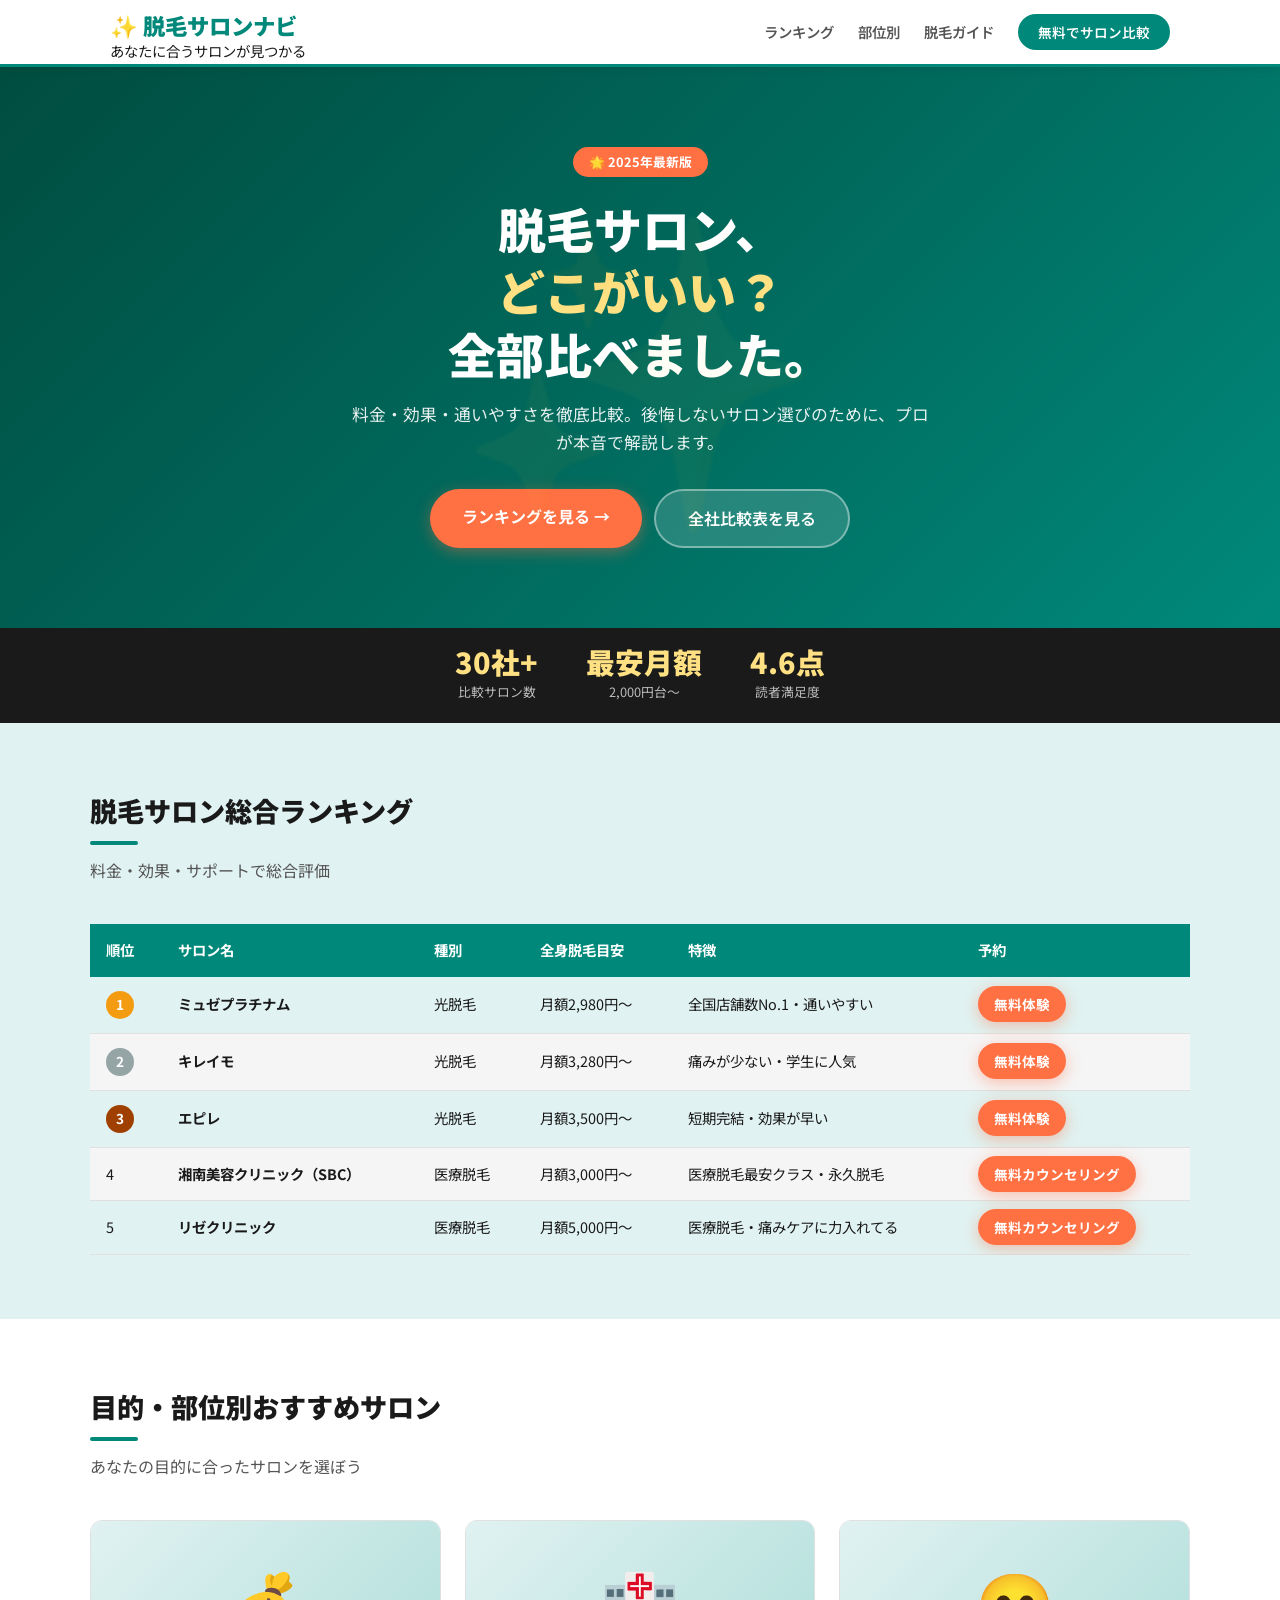
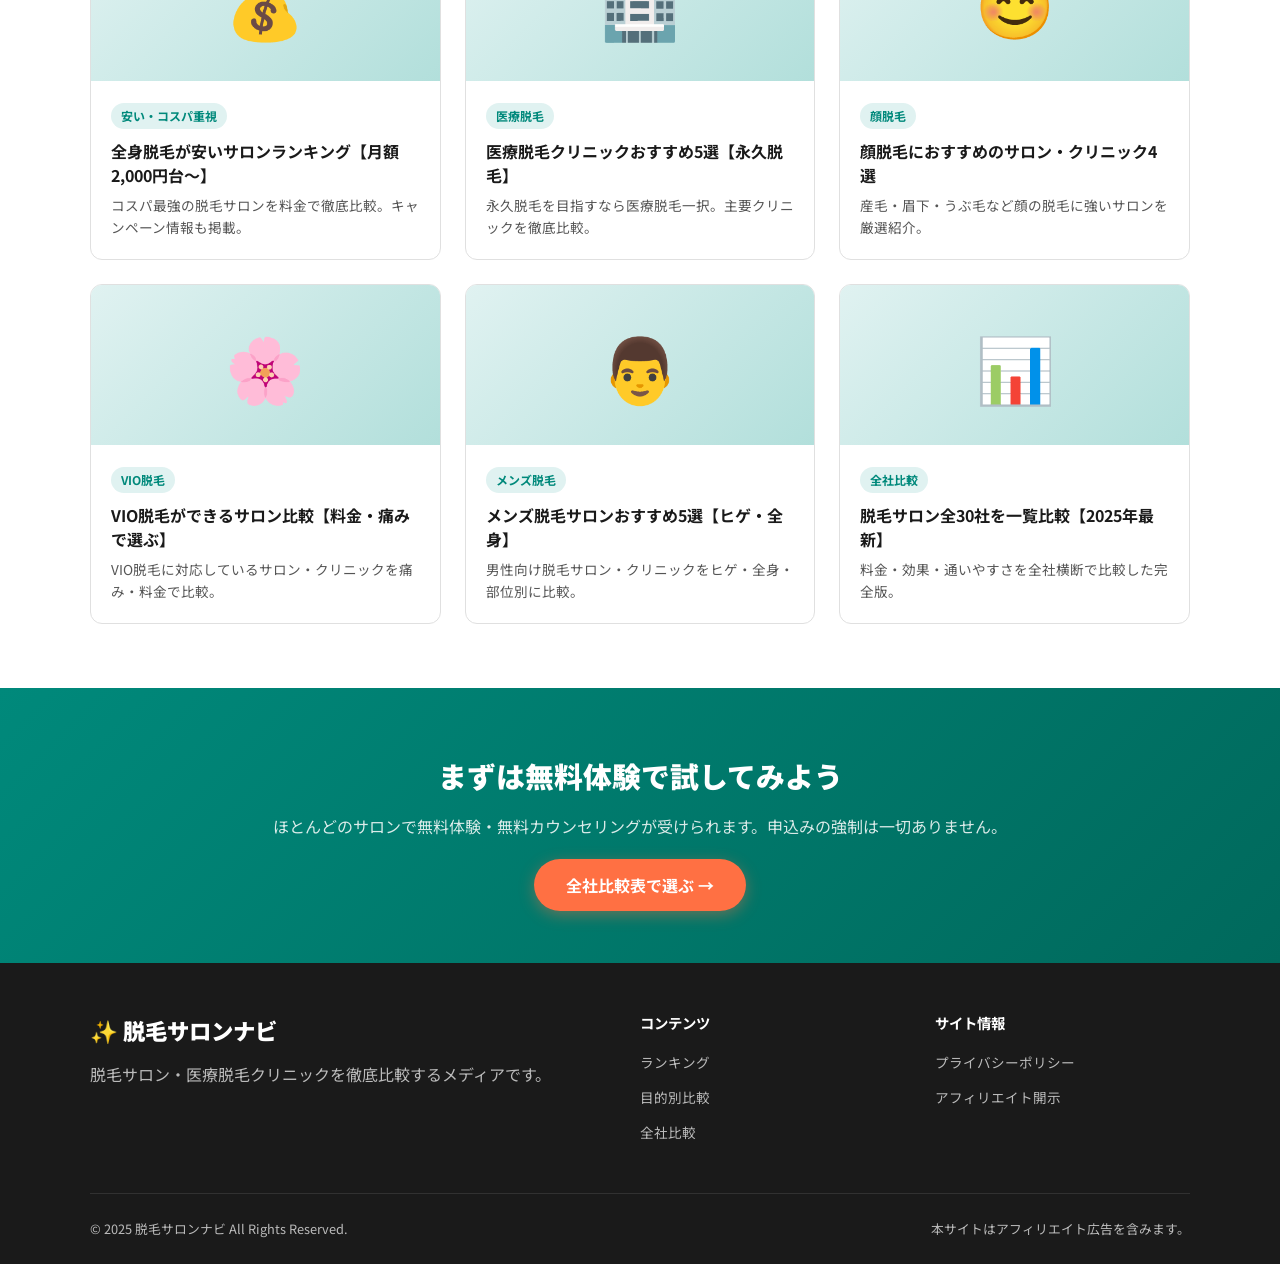
<file: index.html>
<!DOCTYPE html>
<html lang="ja">
<head>
  <meta charset="UTF-8">
  <meta name="viewport" content="width=device-width, initial-scale=1.0">
  <title>脱毛サロンナビ｜脱毛サロン・クリニックを徹底比較【2025年最新】</title>
  <meta name="description" content="脱毛サロン・医療脱毛クリニックを徹底比較。ミュゼ・キレイモ・エピレなど主要サロンを料金・効果・通いやすさでランキング形式で紹介。">
  <link rel="preconnect" href="https://fonts.googleapis.com">
  <link href="https://fonts.googleapis.com/css2?family=Noto+Sans+JP:wght@400;600;700;900&display=swap" rel="stylesheet">
  <link rel="stylesheet" href="css/style.css">
</head>
<body>

<header>
  <div class="header-inner">
    <a href="index.html" class="logo">✨ 脱毛サロンナビ<span>あなたに合うサロンが見つかる</span></a>
    <nav>
      <ul>
        <li><a href="#ranking">ランキング</a></li>
        <li><a href="#by-type">部位別</a></li>
        <li><a href="#articles">脱毛ガイド</a></li>
        <li><a href="articles/salon-compare.html" class="btn-cta">無料でサロン比較</a></li>
      </ul>
    </nav>
    <button class="hamburger" aria-label="メニュー"><span></span><span></span><span></span></button>
  </div>
</header>

<section class="hero">
  <div class="hero-badge">🌟 2025年最新版</div>
  <h1>脱毛サロン、<br><em>どこがいい？</em><br>全部比べました。</h1>
  <p>料金・効果・通いやすさを徹底比較。後悔しないサロン選びのために、プロが本音で解説します。</p>
  <div class="hero-buttons">
    <a href="#ranking" class="btn-primary">ランキングを見る →</a>
    <a href="articles/salon-compare.html" class="btn-secondary">全社比較表を見る</a>
  </div>
</section>

<div class="stats-bar">
  <div class="stats-inner">
    <div class="stat-item"><div class="stat-num">30社+</div><div class="stat-label">比較サロン数</div></div>
    <div class="stat-item"><div class="stat-num">最安月額</div><div class="stat-label">2,000円台〜</div></div>
    <div class="stat-item"><div class="stat-num">4.6点</div><div class="stat-label">読者満足度</div></div>
  </div>
</div>

<section id="ranking" style="background: var(--light);">
  <div class="container">
    <h2 class="section-title">脱毛サロン総合ランキング</h2>
    <p class="section-sub">料金・効果・サポートで総合評価</p>

    <div class="table-wrap">
      <table class="compare-table">
        <thead>
          <tr><th>順位</th><th>サロン名</th><th>種別</th><th>全身脱毛目安</th><th>特徴</th><th>予約</th></tr>
        </thead>
        <tbody>
          <tr>
            <td><span class="rank-badge rank-1">1</span></td>
            <td><strong>ミュゼプラチナム</strong></td>
            <td>光脱毛</td>
            <td>月額2,980円〜</td>
            <td>全国店舗数No.1・通いやすい</td>
            <td><a href="https://www.musee-pla.jp" class="btn-primary" style="padding:8px 16px;font-size:0.85rem;" data-affiliate="musee" target="_blank" rel="noopener noreferrer nofollow">無料体験</a></td>
          </tr>
          <tr>
            <td><span class="rank-badge rank-2">2</span></td>
            <td><strong>キレイモ</strong></td>
            <td>光脱毛</td>
            <td>月額3,280円〜</td>
            <td>痛みが少ない・学生に人気</td>
            <td><a href="https://www.kireimo.jp" class="btn-primary" style="padding:8px 16px;font-size:0.85rem;" data-affiliate="kireimo" target="_blank" rel="noopener noreferrer nofollow">無料体験</a></td>
          </tr>
          <tr>
            <td><span class="rank-badge rank-3">3</span></td>
            <td><strong>エピレ</strong></td>
            <td>光脱毛</td>
            <td>月額3,500円〜</td>
            <td>短期完結・効果が早い</td>
            <td><a href="https://epilead.jp" class="btn-primary" style="padding:8px 16px;font-size:0.85rem;" data-affiliate="epire" target="_blank" rel="noopener noreferrer nofollow">無料体験</a></td>
          </tr>
          <tr>
            <td>4</td>
            <td><strong>湘南美容クリニック（SBC）</strong></td>
            <td>医療脱毛</td>
            <td>月額3,000円〜</td>
            <td>医療脱毛最安クラス・永久脱毛</td>
            <td><a href="https://www.s-b-c.net" class="btn-primary" style="padding:8px 16px;font-size:0.85rem;" data-affiliate="sbc" target="_blank" rel="noopener noreferrer nofollow">無料カウンセリング</a></td>
          </tr>
          <tr>
            <td>5</td>
            <td><strong>リゼクリニック</strong></td>
            <td>医療脱毛</td>
            <td>月額5,000円〜</td>
            <td>医療脱毛・痛みケアに力入れてる</td>
            <td><a href="https://rizeclinic.com" class="btn-primary" style="padding:8px 16px;font-size:0.85rem;" data-affiliate="rize" target="_blank" rel="noopener noreferrer nofollow">無料カウンセリング</a></td>
          </tr>
        </tbody>
      </table>
    </div>
  </div>
</section>

<section id="by-type">
  <div class="container">
    <h2 class="section-title">目的・部位別おすすめサロン</h2>
    <p class="section-sub">あなたの目的に合ったサロンを選ぼう</p>
    <div class="cards-grid">
      <a href="articles/salon-compare.html" class="card">
        <div class="card-thumb">💰</div>
        <div class="card-body">
          <span class="card-tag">安い・コスパ重視</span>
          <h3>全身脱毛が安いサロンランキング【月額2,000円台〜】</h3>
          <p>コスパ最強の脱毛サロンを料金で徹底比較。キャンペーン情報も掲載。</p>
        </div>
      </a>
      <a href="articles/medical-compare.html" class="card">
        <div class="card-thumb">🏥</div>
        <div class="card-body">
          <span class="card-tag">医療脱毛</span>
          <h3>医療脱毛クリニックおすすめ5選【永久脱毛】</h3>
          <p>永久脱毛を目指すなら医療脱毛一択。主要クリニックを徹底比較。</p>
        </div>
      </a>
      <a href="articles/face-compare.html" class="card">
        <div class="card-thumb">😊</div>
        <div class="card-body">
          <span class="card-tag">顔脱毛</span>
          <h3>顔脱毛におすすめのサロン・クリニック4選</h3>
          <p>産毛・眉下・うぶ毛など顔の脱毛に強いサロンを厳選紹介。</p>
        </div>
      </a>
      <a href="articles/vio-compare.html" class="card">
        <div class="card-thumb">🌸</div>
        <div class="card-body">
          <span class="card-tag">VIO脱毛</span>
          <h3>VIO脱毛ができるサロン比較【料金・痛みで選ぶ】</h3>
          <p>VIO脱毛に対応しているサロン・クリニックを痛み・料金で比較。</p>
        </div>
      </a>
      <a href="articles/men-compare.html" class="card">
        <div class="card-thumb">👨</div>
        <div class="card-body">
          <span class="card-tag">メンズ脱毛</span>
          <h3>メンズ脱毛サロンおすすめ5選【ヒゲ・全身】</h3>
          <p>男性向け脱毛サロン・クリニックをヒゲ・全身・部位別に比較。</p>
        </div>
      </a>
      <a href="articles/salon-compare.html" class="card">
        <div class="card-thumb">📊</div>
        <div class="card-body">
          <span class="card-tag">全社比較</span>
          <h3>脱毛サロン全30社を一覧比較【2025年最新】</h3>
          <p>料金・効果・通いやすさを全社横断で比較した完全版。</p>
        </div>
      </a>
    </div>
  </div>
</section>

<section class="cta-section">
  <div class="container">
    <h2>まずは無料体験で試してみよう</h2>
    <p>ほとんどのサロンで無料体験・無料カウンセリングが受けられます。申込みの強制は一切ありません。</p>
    <a href="articles/salon-compare.html" class="btn-primary">全社比較表で選ぶ →</a>
  </div>
</section>

<footer>
  <div class="footer-inner">
    <div class="footer-grid">
      <div class="footer-brand">
        <div class="logo">✨ 脱毛サロンナビ</div>
        <p>脱毛サロン・医療脱毛クリニックを徹底比較するメディアです。</p>
      </div>
      <div class="footer-links">
        <h4>コンテンツ</h4>
        <ul>
          <li><a href="#ranking">ランキング</a></li>
          <li><a href="#by-type">目的別比較</a></li>
          <li><a href="articles/salon-compare.html">全社比較</a></li>
        </ul>
      </div>
      <div class="footer-links">
        <h4>サイト情報</h4>
        <ul>
          <li><a href="privacy.html">プライバシーポリシー</a></li>
          <li><a href="affiliate.html">アフィリエイト開示</a></li>
        </ul>
      </div>
    </div>
    <div class="footer-bottom">
      <span>© 2025 脱毛サロンナビ All Rights Reserved.</span>
      <span>本サイトはアフィリエイト広告を含みます。</span>
    </div>
  </div>
</footer>

<script src="js/main.js"></script>
</body>
</html>
</file>
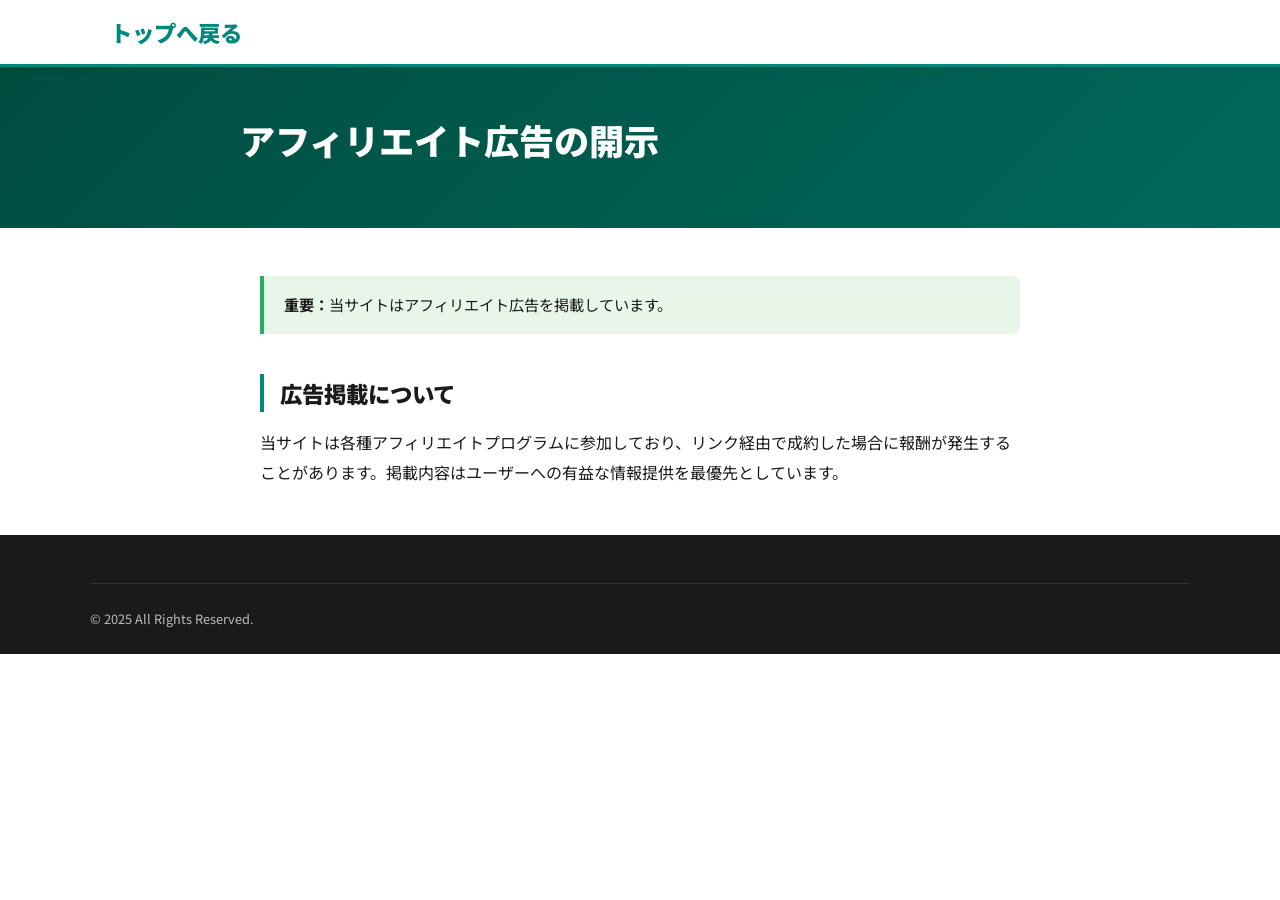
<file: affiliate.html>
<!DOCTYPE html><html lang="ja"><head><meta charset="UTF-8"><meta name="viewport" content="width=device-width, initial-scale=1.0"><title>アフィリエイト開示</title><link rel="preconnect" href="https://fonts.googleapis.com"><link href="https://fonts.googleapis.com/css2?family=Noto+Sans+JP:wght@400;600;700;900&display=swap" rel="stylesheet"><link rel="stylesheet" href="css/style.css"></head><body><header><div class="header-inner"><a href="index.html" class="logo">トップへ戻る</a></div></header><div class="article-header"><div class="container"><h1>アフィリエイト広告の開示</h1></div></div><div class="article-body"><div class="info-box"><strong>重要：</strong>当サイトはアフィリエイト広告を掲載しています。</div><h2>広告掲載について</h2><p>当サイトは各種アフィリエイトプログラムに参加しており、リンク経由で成約した場合に報酬が発生することがあります。掲載内容はユーザーへの有益な情報提供を最優先としています。</p></div><footer><div class="footer-inner"><div class="footer-bottom"><span>© 2025 All Rights Reserved.</span></div></div></footer><script src="js/main.js"></script></body></html>
</file>
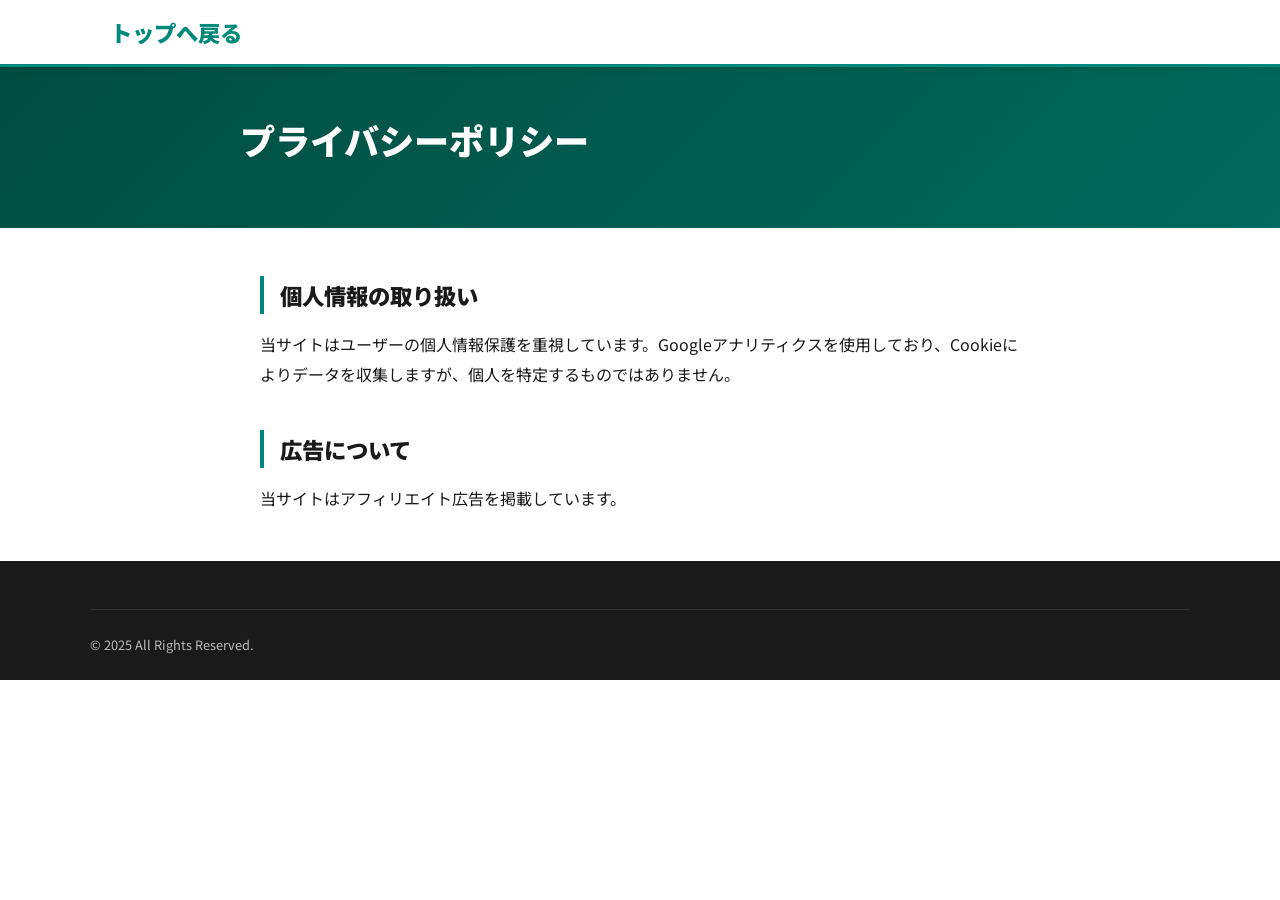
<file: privacy.html>
<!DOCTYPE html><html lang="ja"><head><meta charset="UTF-8"><meta name="viewport" content="width=device-width, initial-scale=1.0"><title>プライバシーポリシー</title><link rel="preconnect" href="https://fonts.googleapis.com"><link href="https://fonts.googleapis.com/css2?family=Noto+Sans+JP:wght@400;600;700;900&display=swap" rel="stylesheet"><link rel="stylesheet" href="css/style.css"></head><body><header><div class="header-inner"><a href="index.html" class="logo">トップへ戻る</a></div></header><div class="article-header"><div class="container"><h1>プライバシーポリシー</h1></div></div><div class="article-body"><h2>個人情報の取り扱い</h2><p>当サイトはユーザーの個人情報保護を重視しています。Googleアナリティクスを使用しており、Cookieによりデータを収集しますが、個人を特定するものではありません。</p><h2>広告について</h2><p>当サイトはアフィリエイト広告を掲載しています。</p></div><footer><div class="footer-inner"><div class="footer-bottom"><span>© 2025 All Rights Reserved.</span></div></div></footer><script src="js/main.js"></script></body></html>
</file>
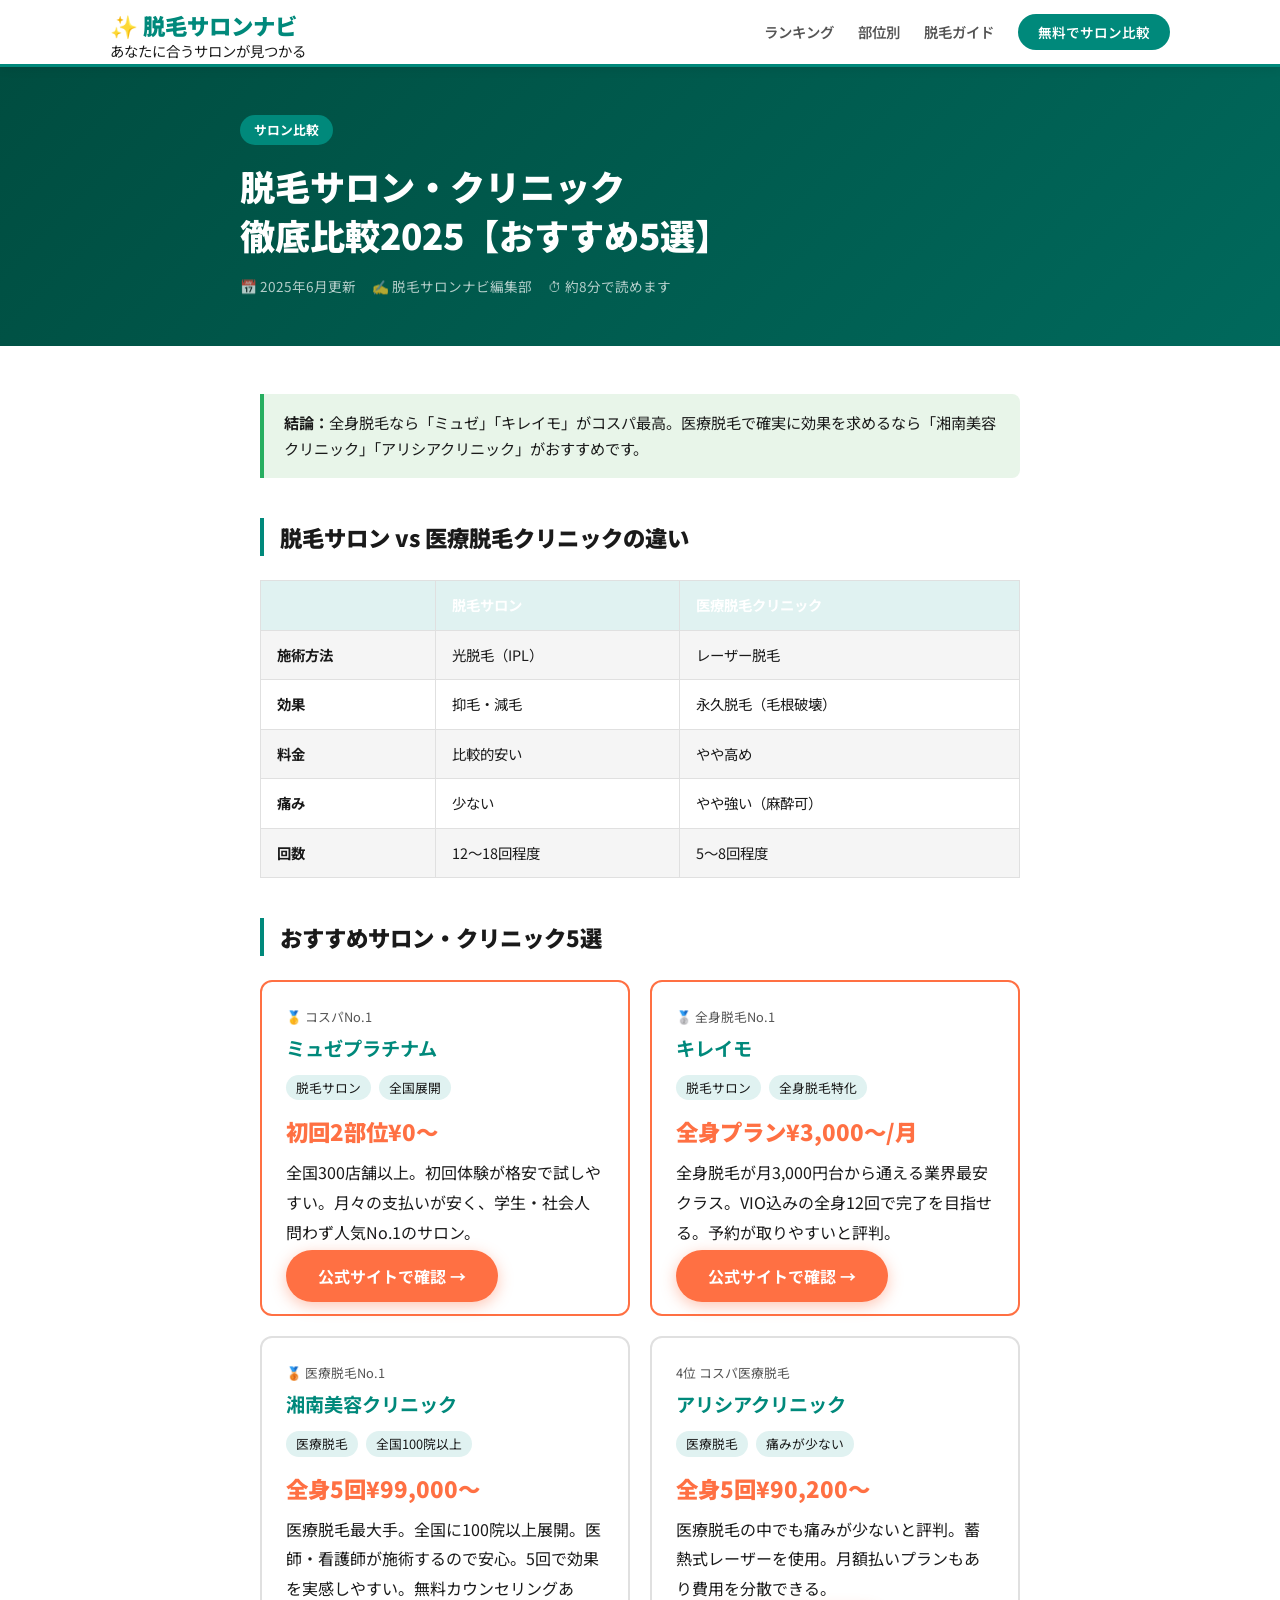
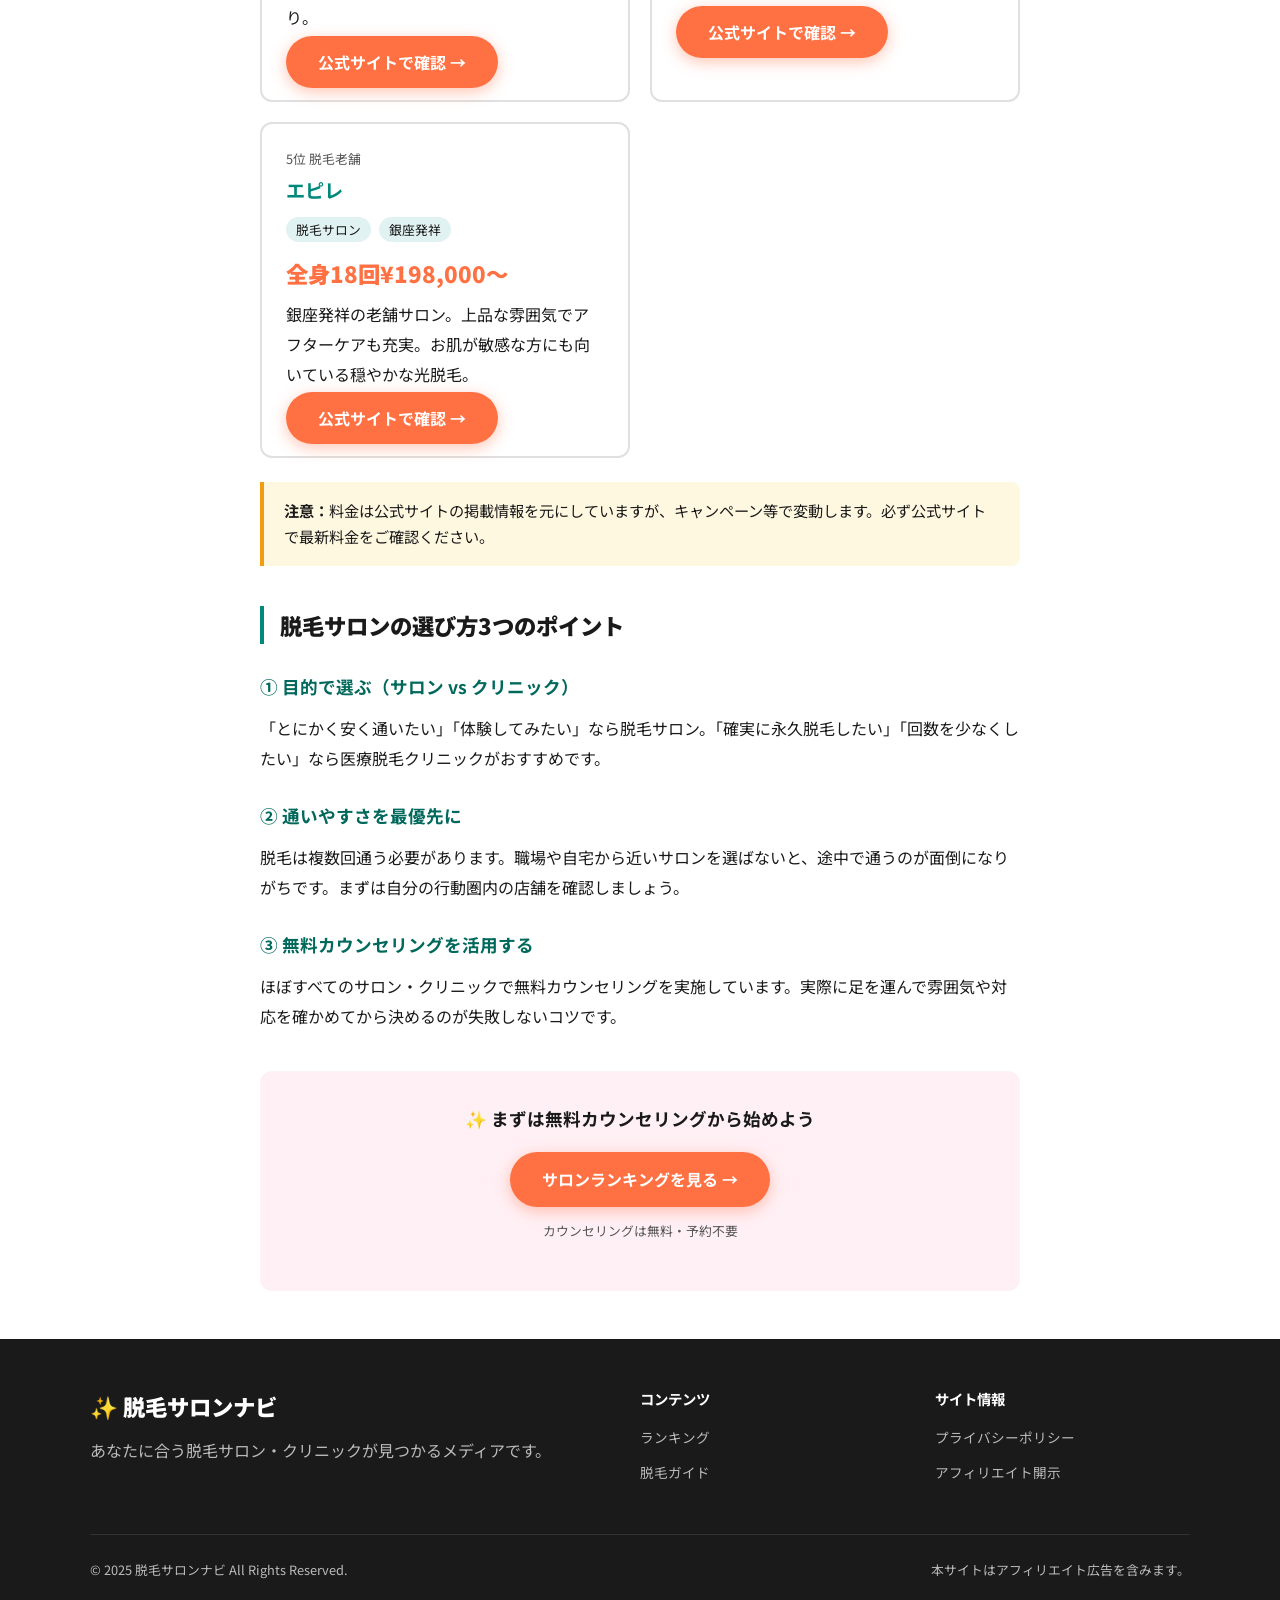
<file: articles/salon-compare.html>
<!DOCTYPE html>
<html lang="ja">
<head>
  <meta charset="UTF-8">
  <meta name="viewport" content="width=device-width, initial-scale=1.0">
  <title>脱毛サロン・クリニック徹底比較2025【料金・効果・おすすめ】｜脱毛サロンナビ</title>
  <meta name="description" content="ミュゼ・キレイモ・エピレ・医療脱毛クリニックを料金・効果・通いやすさで徹底比較。初回無料体験あり。あなたに合うサロンが見つかる。">
  <link rel="preconnect" href="https://fonts.googleapis.com">
  <link href="https://fonts.googleapis.com/css2?family=Noto+Sans+JP:wght@400;600;700;900&display=swap" rel="stylesheet">
  <link rel="stylesheet" href="../css/style.css">
  <style>
    .salon-grid {
      display: grid;
      grid-template-columns: repeat(auto-fit, minmax(300px, 1fr));
      gap: 20px;
      margin: 24px 0;
    }
    .salon-card {
      background: var(--white);
      border: 2px solid var(--border);
      border-radius: var(--radius);
      padding: 24px;
    }
    .salon-card.recommended { border-color: var(--accent); }
    .salon-rank { font-size: 0.8rem; color: var(--gray); margin-bottom: 4px; }
    .salon-name { font-size: 1.2rem; font-weight: 700; color: var(--primary); margin-bottom: 8px; }
    .salon-price { font-size: 1.4rem; font-weight: 900; color: var(--accent); margin-bottom: 8px; }
    .salon-tag { display: inline-block; background: var(--light); padding: 2px 10px; border-radius: 20px; font-size: 0.8rem; margin-bottom: 12px; margin-right: 4px; }
    .compare-table { width: 100%; border-collapse: collapse; margin: 24px 0; }
    .compare-table th, .compare-table td { padding: 12px 16px; border: 1px solid var(--border); text-align: left; }
    .compare-table th { background: var(--light); font-weight: 700; }
    .compare-table tr:nth-child(even) { background: #fafafa; }
    .check { color: #27ae60; font-weight: 700; }
    .cross { color: #e74c3c; }
  </style>
</head>
<body>

<header>
  <div class="header-inner">
    <a href="../index.html" class="logo">✨ 脱毛サロンナビ<span>あなたに合うサロンが見つかる</span></a>
    <nav>
      <ul>
        <li><a href="../index.html#ranking">ランキング</a></li>
        <li><a href="../index.html#by-type">部位別</a></li>
        <li><a href="../index.html#articles">脱毛ガイド</a></li>
        <li><a href="salon-compare.html" class="btn-cta">無料でサロン比較</a></li>
      </ul>
    </nav>
    <button class="hamburger" aria-label="メニュー"><span></span><span></span><span></span></button>
  </div>
</header>

<div class="article-header">
  <div class="container">
    <span class="article-category">サロン比較</span>
    <h1>脱毛サロン・クリニック<br>徹底比較2025【おすすめ5選】</h1>
    <div class="article-meta">
      <span>📅 2025年6月更新</span>
      <span>✍️ 脱毛サロンナビ編集部</span>
      <span>⏱ 約8分で読めます</span>
    </div>
  </div>
</div>

<div class="article-body">

  <div class="info-box">
    <strong>結論：</strong>全身脱毛なら「ミュゼ」「キレイモ」がコスパ最高。医療脱毛で確実に効果を求めるなら「湘南美容クリニック」「アリシアクリニック」がおすすめです。
  </div>

  <h2>脱毛サロン vs 医療脱毛クリニックの違い</h2>

  <table class="compare-table">
    <tr>
      <th></th>
      <th>脱毛サロン</th>
      <th>医療脱毛クリニック</th>
    </tr>
    <tr>
      <td><strong>施術方法</strong></td>
      <td>光脱毛（IPL）</td>
      <td>レーザー脱毛</td>
    </tr>
    <tr>
      <td><strong>効果</strong></td>
      <td>抑毛・減毛</td>
      <td>永久脱毛（毛根破壊）</td>
    </tr>
    <tr>
      <td><strong>料金</strong></td>
      <td>比較的安い</td>
      <td>やや高め</td>
    </tr>
    <tr>
      <td><strong>痛み</strong></td>
      <td>少ない</td>
      <td>やや強い（麻酔可）</td>
    </tr>
    <tr>
      <td><strong>回数</strong></td>
      <td>12〜18回程度</td>
      <td>5〜8回程度</td>
    </tr>
  </table>

  <h2>おすすめサロン・クリニック5選</h2>

  <div class="salon-grid">
    <div class="salon-card recommended">
      <div class="salon-rank">🥇 コスパNo.1</div>
      <div class="salon-name">ミュゼプラチナム</div>
      <span class="salon-tag">脱毛サロン</span>
      <span class="salon-tag">全国展開</span>
      <div class="salon-price">初回2部位¥0〜</div>
      <p>全国300店舗以上。初回体験が格安で試しやすい。月々の支払いが安く、学生・社会人問わず人気No.1のサロン。</p>
      <a href="https://www.musee-pla.jp/" class="btn-primary" target="_blank" rel="noopener noreferrer nofollow">公式サイトで確認 →</a>
    </div>
    <div class="salon-card recommended">
      <div class="salon-rank">🥈 全身脱毛No.1</div>
      <div class="salon-name">キレイモ</div>
      <span class="salon-tag">脱毛サロン</span>
      <span class="salon-tag">全身脱毛特化</span>
      <div class="salon-price">全身プラン¥3,000〜/月</div>
      <p>全身脱毛が月3,000円台から通える業界最安クラス。VIO込みの全身12回で完了を目指せる。予約が取りやすいと評判。</p>
      <a href="https://kireimode.jp/" class="btn-primary" target="_blank" rel="noopener noreferrer nofollow">公式サイトで確認 →</a>
    </div>
    <div class="salon-card">
      <div class="salon-rank">🥉 医療脱毛No.1</div>
      <div class="salon-name">湘南美容クリニック</div>
      <span class="salon-tag">医療脱毛</span>
      <span class="salon-tag">全国100院以上</span>
      <div class="salon-price">全身5回¥99,000〜</div>
      <p>医療脱毛最大手。全国に100院以上展開。医師・看護師が施術するので安心。5回で効果を実感しやすい。無料カウンセリングあり。</p>
      <a href="https://www.s-b-c.net/esthetics/datsumo/" class="btn-primary" target="_blank" rel="noopener noreferrer nofollow">公式サイトで確認 →</a>
    </div>
    <div class="salon-card">
      <div class="salon-rank">4位 コスパ医療脱毛</div>
      <div class="salon-name">アリシアクリニック</div>
      <span class="salon-tag">医療脱毛</span>
      <span class="salon-tag">痛みが少ない</span>
      <div class="salon-price">全身5回¥90,200〜</div>
      <p>医療脱毛の中でも痛みが少ないと評判。蓄熱式レーザーを使用。月額払いプランもあり費用を分散できる。</p>
      <a href="https://alicia.co.jp/" class="btn-primary" target="_blank" rel="noopener noreferrer nofollow">公式サイトで確認 →</a>
    </div>
    <div class="salon-card">
      <div class="salon-rank">5位 脱毛老舗</div>
      <div class="salon-name">エピレ</div>
      <span class="salon-tag">脱毛サロン</span>
      <span class="salon-tag">銀座発祥</span>
      <div class="salon-price">全身18回¥198,000〜</div>
      <p>銀座発祥の老舗サロン。上品な雰囲気でアフターケアも充実。お肌が敏感な方にも向いている穏やかな光脱毛。</p>
      <a href="https://epilae.jp/" class="btn-primary" target="_blank" rel="noopener noreferrer nofollow">公式サイトで確認 →</a>
    </div>
  </div>

  <div class="notice-box">
    <strong>注意：</strong>料金は公式サイトの掲載情報を元にしていますが、キャンペーン等で変動します。必ず公式サイトで最新料金をご確認ください。
  </div>

  <h2>脱毛サロンの選び方3つのポイント</h2>

  <h3>① 目的で選ぶ（サロン vs クリニック）</h3>
  <p>「とにかく安く通いたい」「体験してみたい」なら脱毛サロン。「確実に永久脱毛したい」「回数を少なくしたい」なら医療脱毛クリニックがおすすめです。</p>

  <h3>② 通いやすさを最優先に</h3>
  <p>脱毛は複数回通う必要があります。職場や自宅から近いサロンを選ばないと、途中で通うのが面倒になりがちです。まずは自分の行動圏内の店舗を確認しましょう。</p>

  <h3>③ 無料カウンセリングを活用する</h3>
  <p>ほぼすべてのサロン・クリニックで無料カウンセリングを実施しています。実際に足を運んで雰囲気や対応を確かめてから決めるのが失敗しないコツです。</p>

  <div style="text-align:center; margin: 40px 0; padding: 32px; background: #fff0f5; border-radius: var(--radius);">
    <p style="font-size:1.1rem; font-weight:700; margin-bottom:16px;">✨ まずは無料カウンセリングから始めよう</p>
    <a href="../index.html#ranking" class="btn-primary" style="display:inline-block;">
      サロンランキングを見る →
    </a>
    <p style="font-size:0.8rem; color:var(--gray); margin-top:12px;">カウンセリングは無料・予約不要</p>
  </div>

</div>

<footer>
  <div class="footer-inner">
    <div class="footer-grid">
      <div class="footer-brand">
        <div class="logo">✨ 脱毛サロンナビ</div>
        <p>あなたに合う脱毛サロン・クリニックが見つかるメディアです。</p>
      </div>
      <div class="footer-links">
        <h4>コンテンツ</h4>
        <ul>
          <li><a href="../index.html#ranking">ランキング</a></li>
          <li><a href="../index.html#articles">脱毛ガイド</a></li>
        </ul>
      </div>
      <div class="footer-links">
        <h4>サイト情報</h4>
        <ul>
          <li><a href="../privacy.html">プライバシーポリシー</a></li>
          <li><a href="../affiliate.html">アフィリエイト開示</a></li>
        </ul>
      </div>
    </div>
    <div class="footer-bottom">
      <span>© 2025 脱毛サロンナビ All Rights Reserved.</span>
      <span>本サイトはアフィリエイト広告を含みます。</span>
    </div>
  </div>
</footer>

<script src="../js/main.js"></script>
</body>
</html>
</file>
<file: css/style.css>
*, *::before, *::after { box-sizing: border-box; margin: 0; padding: 0; }
:root {
  --primary: #00897b;
  --primary-dark: #00695c;
  --accent: #ff7043;
  --dark: #1a1a1a;
  --gray: #555;
  --light: #e0f2f1;
  --light-gray: #f5f5f5;
  --white: #ffffff;
  --border: #e0e0e0;
  --font-main: 'Noto Sans JP', 'Hiragino Sans', sans-serif;
  --shadow: 0 4px 20px rgba(0,0,0,0.1);
  --radius: 12px;
}
html { scroll-behavior: smooth; }
body { font-family: var(--font-main); color: var(--dark); line-height: 1.7; background: var(--white); }
a { color: inherit; text-decoration: none; }
header { background: var(--white); border-bottom: 3px solid var(--primary); position: sticky; top: 0; z-index: 100; box-shadow: 0 2px 10px rgba(0,0,0,0.08); }
.header-inner { max-width: 1100px; margin: 0 auto; padding: 0 20px; display: flex; align-items: center; justify-content: space-between; height: 64px; }
.logo { font-size: 1.4rem; font-weight: 900; color: var(--primary); }
.logo span { color: var(--dark); font-size: 0.9rem; font-weight: 400; display: block; line-height: 1; }
nav ul { list-style: none; display: flex; gap: 24px; }
nav a { font-size: 0.9rem; font-weight: 600; color: var(--gray); transition: color 0.2s; }
nav a:hover { color: var(--primary); }
.btn-cta { background: var(--primary); color: var(--white) !important; padding: 8px 20px; border-radius: 50px; font-size: 0.85rem !important; }
.hamburger { display: none; flex-direction: column; gap: 5px; cursor: pointer; background: none; border: none; padding: 4px; }
.hamburger span { width: 24px; height: 2px; background: var(--dark); border-radius: 2px; }
.hero { background: linear-gradient(135deg, #004d40 0%, #00695c 50%, #00897b 100%); color: var(--white); text-align: center; padding: 80px 20px; position: relative; overflow: hidden; }
.hero::before { content: '✨'; position: absolute; font-size: 300px; opacity: 0.04; top: 50%; left: 50%; transform: translate(-50%, -50%); pointer-events: none; }
.hero-badge { display: inline-block; background: var(--accent); color: var(--white); font-size: 0.8rem; font-weight: 700; padding: 4px 16px; border-radius: 50px; margin-bottom: 20px; }
.hero h1 { font-size: clamp(1.8rem, 5vw, 3rem); font-weight: 900; line-height: 1.3; margin-bottom: 16px; }
.hero h1 em { font-style: normal; color: #ffe082; }
.hero p { font-size: 1.05rem; opacity: 0.9; max-width: 580px; margin: 0 auto 32px; }
.hero-buttons { display: flex; gap: 12px; justify-content: center; flex-wrap: wrap; }
.btn-primary { background: var(--accent); color: var(--white); font-weight: 700; padding: 14px 32px; border-radius: 50px; font-size: 1rem; transition: transform 0.2s; box-shadow: 0 4px 15px rgba(255,112,67,0.4); }
.btn-primary:hover { transform: translateY(-2px); }
.btn-secondary { background: rgba(255,255,255,0.15); color: var(--white); font-weight: 600; padding: 14px 32px; border-radius: 50px; font-size: 1rem; border: 2px solid rgba(255,255,255,0.4); }
.stats-bar { background: var(--dark); color: var(--white); padding: 20px; }
.stats-inner { max-width: 1100px; margin: 0 auto; display: flex; justify-content: center; gap: 48px; flex-wrap: wrap; }
.stat-item { text-align: center; }
.stat-num { font-size: 1.8rem; font-weight: 900; color: #ffe082; line-height: 1; }
.stat-label { font-size: 0.8rem; opacity: 0.7; margin-top: 4px; }
section { padding: 64px 20px; }
.container { max-width: 1100px; margin: 0 auto; }
.section-title { font-size: 1.7rem; font-weight: 900; margin-bottom: 8px; }
.section-title::after { content: ''; display: block; width: 48px; height: 4px; background: var(--primary); border-radius: 2px; margin-top: 8px; }
.section-sub { color: var(--gray); margin-bottom: 40px; margin-top: 12px; }
.cards-grid { display: grid; grid-template-columns: repeat(auto-fill, minmax(300px, 1fr)); gap: 24px; }
.card { background: var(--white); border: 1px solid var(--border); border-radius: var(--radius); overflow: hidden; transition: transform 0.2s, box-shadow 0.2s; }
.card:hover { transform: translateY(-4px); box-shadow: var(--shadow); }
.card-thumb { width: 100%; height: 160px; background: linear-gradient(135deg, #e0f2f1, #b2dfdb); display: flex; align-items: center; justify-content: center; font-size: 4rem; }
.card-body { padding: 20px; }
.card-tag { display: inline-block; background: var(--light); color: var(--primary); font-size: 0.75rem; font-weight: 700; padding: 3px 10px; border-radius: 50px; margin-bottom: 10px; }
.card h3 { font-size: 1rem; font-weight: 700; line-height: 1.5; margin-bottom: 8px; }
.card p { font-size: 0.85rem; color: var(--gray); line-height: 1.6; }
.table-wrap { overflow-x: auto; margin-top: 32px; }
.compare-table { width: 100%; border-collapse: collapse; font-size: 0.9rem; }
.compare-table th { background: var(--primary); color: var(--white); padding: 14px 16px; text-align: left; font-weight: 700; }
.compare-table td { padding: 14px 16px; border-bottom: 1px solid var(--border); vertical-align: middle; }
.compare-table tr:nth-child(even) td { background: var(--light-gray); }
.compare-table tr:hover td { background: var(--light); }
.rank-badge { display: inline-flex; align-items: center; justify-content: center; width: 28px; height: 28px; border-radius: 50%; font-weight: 700; font-size: 0.85rem; color: var(--white); }
.rank-1 { background: #f39c12; }
.rank-2 { background: #95a5a6; }
.rank-3 { background: #a04000; }
.check { color: #27ae60; font-weight: 700; }
.cta-section { background: linear-gradient(135deg, var(--primary), var(--primary-dark)); color: var(--white); text-align: center; padding: 64px 20px; }
.cta-section h2 { font-size: 1.8rem; font-weight: 900; margin-bottom: 12px; }
.cta-section p { opacity: 0.85; margin-bottom: 32px; }
.article-header { background: linear-gradient(135deg, #004d40, #00695c); color: var(--white); padding: 48px 20px; }
.article-header .container { max-width: 800px; }
.article-category { display: inline-block; background: var(--primary); color: var(--white); font-size: 0.8rem; font-weight: 700; padding: 4px 14px; border-radius: 50px; margin-bottom: 16px; }
.article-header h1 { font-size: clamp(1.5rem, 4vw, 2.2rem); font-weight: 900; line-height: 1.4; margin-bottom: 16px; }
.article-meta { display: flex; gap: 16px; font-size: 0.85rem; opacity: 0.7; flex-wrap: wrap; }
.article-body { max-width: 800px; margin: 48px auto; padding: 0 20px; }
.article-body h2 { font-size: 1.4rem; font-weight: 900; margin: 40px 0 16px; padding-left: 16px; border-left: 4px solid var(--primary); }
.article-body h3 { font-size: 1.1rem; font-weight: 700; margin: 28px 0 12px; color: var(--primary-dark); }
.article-body p { margin-bottom: 16px; font-size: 1rem; line-height: 1.85; }
.article-body ul, .article-body ol { margin: 16px 0 16px 24px; }
.article-body li { margin-bottom: 8px; line-height: 1.7; }
.notice-box { background: #fff8e1; border-left: 4px solid #f39c12; padding: 16px 20px; border-radius: 0 8px 8px 0; margin: 24px 0; font-size: 0.95rem; }
.info-box { background: #e8f5e9; border-left: 4px solid #27ae60; padding: 16px 20px; border-radius: 0 8px 8px 0; margin: 24px 0; font-size: 0.95rem; }
footer { background: var(--dark); color: rgba(255,255,255,0.7); padding: 48px 20px 24px; }
.footer-inner { max-width: 1100px; margin: 0 auto; }
.footer-grid { display: grid; grid-template-columns: 2fr 1fr 1fr; gap: 40px; margin-bottom: 40px; }
.footer-brand .logo { color: var(--white); margin-bottom: 12px; }
.footer-links h4 { color: var(--white); font-size: 0.9rem; margin-bottom: 12px; font-weight: 700; }
.footer-links ul { list-style: none; }
.footer-links li { margin-bottom: 8px; }
.footer-links a { font-size: 0.85rem; transition: color 0.2s; }
.footer-links a:hover { color: var(--white); }
.footer-bottom { border-top: 1px solid rgba(255,255,255,0.1); padding-top: 24px; font-size: 0.8rem; display: flex; justify-content: space-between; flex-wrap: wrap; gap: 8px; }
@media (max-width: 768px) {
  nav ul { display: none; }
  .hamburger { display: flex; }
  nav.open ul { display: flex; flex-direction: column; position: absolute; top: 64px; left: 0; right: 0; background: var(--white); padding: 16px 20px; border-bottom: 1px solid var(--border); gap: 16px; }
  .footer-grid { grid-template-columns: 1fr; gap: 24px; }
}
</file>
